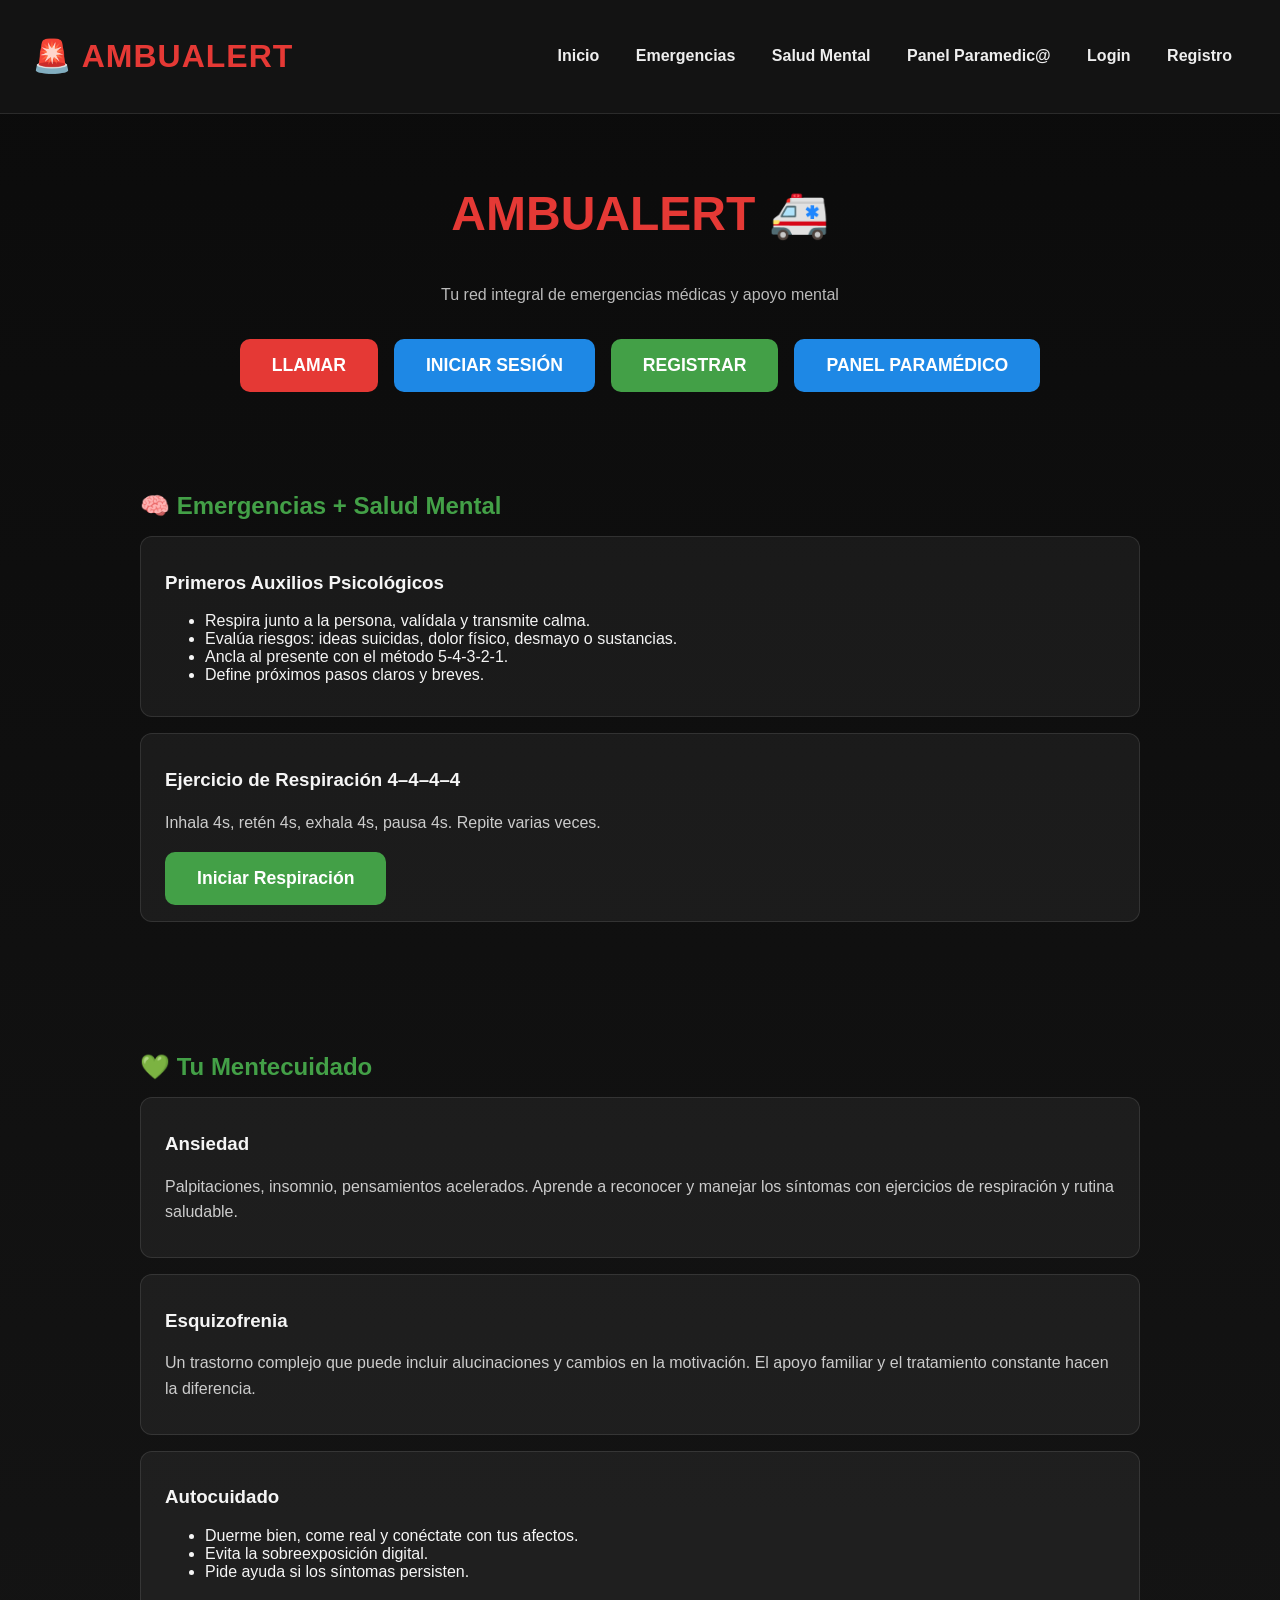
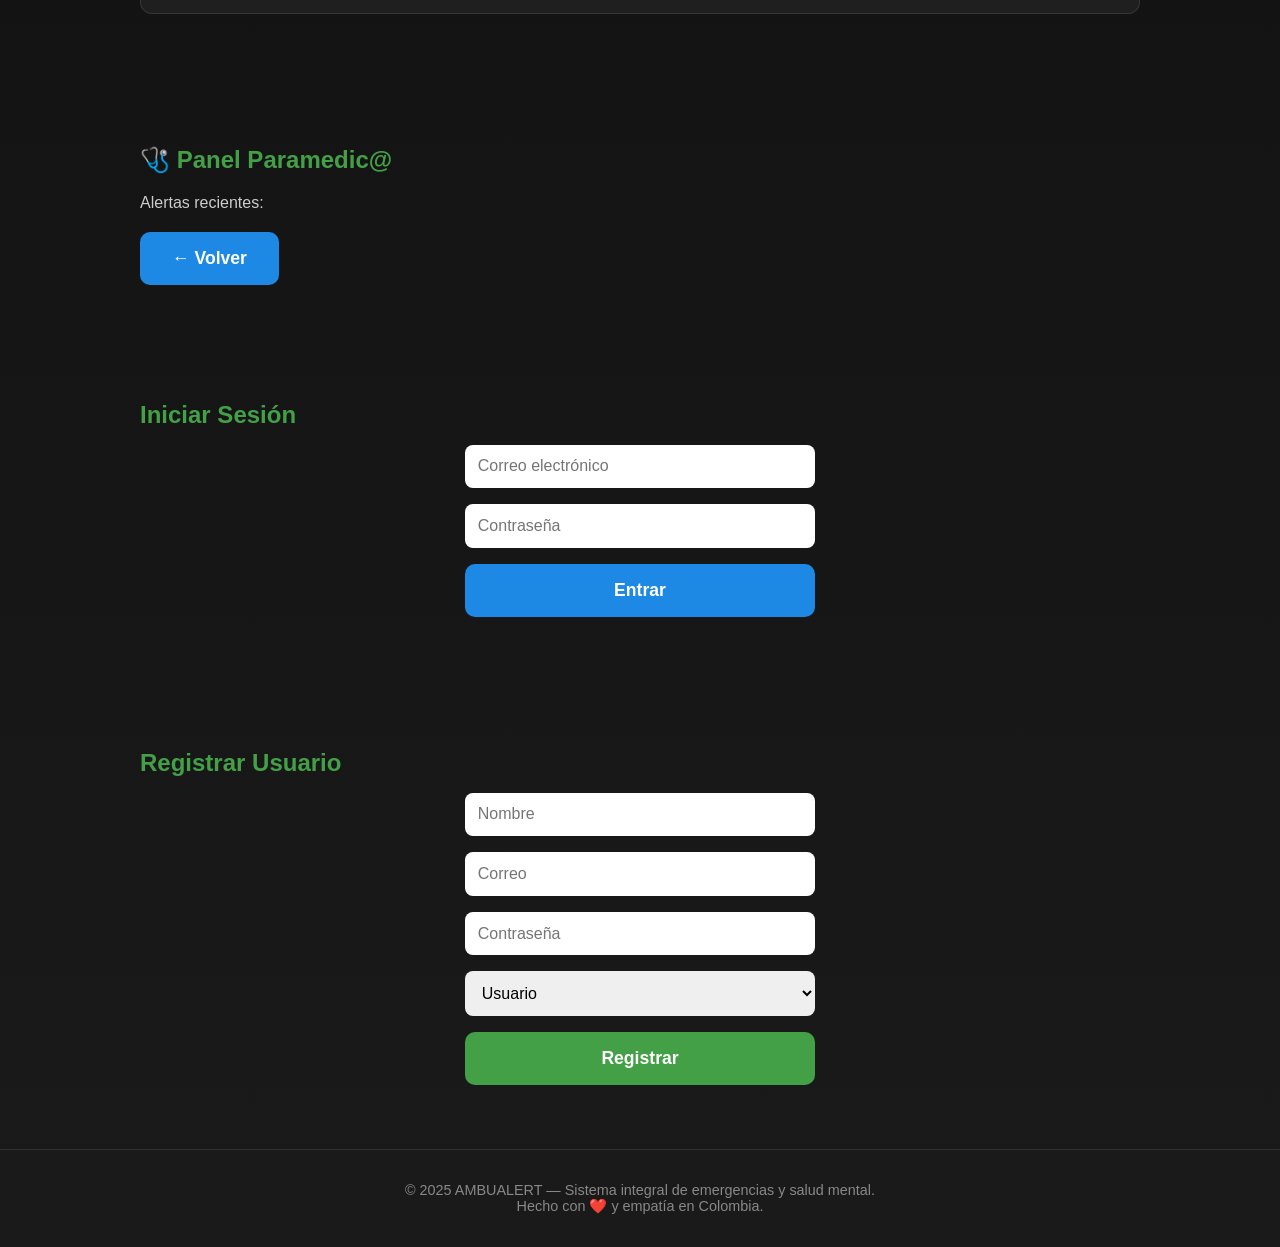
<file: index.html>
<!DOCTYPE html>
<html lang="es">
<head>
  <meta charset="UTF-8" />
  <meta name="viewport" content="width=device-width, initial-scale=1.0" />
  <title>AMBUALERT </title>
  <style>
    /* === ESTILO GLOBAL === */
    body {
      margin: 0;
      font-family: 'Inter', sans-serif;
      background: linear-gradient(to bottom, #0b0b0b, #1a1a1a);
      color: #f5f5f5;
      scroll-behavior: smooth;
    }
    header {
      background: rgba(20, 20, 20, 0.9);
      position: sticky;
      top: 0;
      z-index: 100;
      padding: 1rem 2rem;
      display: flex;
      justify-content: space-between;
      align-items: center;
      border-bottom: 1px solid rgba(255, 255, 255, 0.1);
    }
    header h1 {
      font-weight: 900;
      color: #e53935;
      letter-spacing: 1px;
    }
    nav a {
      color: #eee;
      text-decoration: none;
      margin: 0 1rem;
      font-weight: 600;
    }
    nav a:hover {
      color: #43a047;
    }

    .container {
      text-align: center;
      padding: 2rem 1rem;
    }

    /* === SECCIÓN INICIO === */
    .titulo {
      font-size: 3rem;
      color: #e53935;
    }
    .subtitulo {
      color: #bbb;
      margin-bottom: 2rem;
    }
    .botones {
      display: flex;
      flex-wrap: wrap;
      gap: 1rem;
      justify-content: center;
    }
    .btn {
      padding: 1rem 2rem;
      border: none;
      border-radius: 10px;
      font-size: 1.1rem;
      cursor: pointer;
      transition: 0.3s;
      font-weight: 600;
    }
    .btn:hover { transform: scale(1.05); }
    .rojo { background-color: #e53935; color: white; }
    .azul { background-color: #1e88e5; color: white; }
    .verde { background-color: #43a047; color: white; }

    /* === SECCIÓN SALUD MENTAL === */
    section {
      padding: 3rem 1rem;
      max-width: 1000px;
      margin: 0 auto;
    }
    h2 {
      color: #43a047;
      margin-bottom: 1rem;
    }
    p { color: #ccc; line-height: 1.6; }
    .card {
      background: rgba(255, 255, 255, 0.05);
      border: 1px solid rgba(255, 255, 255, 0.1);
      border-radius: 12px;
      padding: 1rem 1.5rem;
      margin-bottom: 1rem;
      text-align: left;
    }

    /* === PANEL PARAMÉDICO === */
    .historial {
      list-style: none;
      padding: 0;
      max-width: 500px;
      margin: 1rem auto;
      text-align: left;
      color: #ccc;
    }
    .historial li {
      background: #222;
      padding: 0.7rem;
      margin-bottom: 0.5rem;
      border-radius: 8px;
    }

    /* === FORMULARIOS === */
    .formulario {
      display: flex;
      flex-direction: column;
      gap: 1rem;
      max-width: 350px;
      margin: 1rem auto;
    }
    .formulario input, select {
      padding: 0.8rem;
      border-radius: 8px;
      border: none;
      font-size: 1rem;
    }

    footer {
      text-align: center;
      color: #888;
      padding: 2rem;
      border-top: 1px solid rgba(255, 255, 255, 0.1);
      font-size: 0.9rem;
    }

    /* === ANIMACIONES === */
    .fade { animation: fadeIn 0.8s ease; }
    @keyframes fadeIn {
      from { opacity: 0; transform: translateY(20px); }
      to { opacity: 1; transform: translateY(0); }
    }
  </style>
</head>
<body>

  <header>
    <h1>🚨 AMBUALERT </h1>
    <nav>
      <a href="#inicio">Inicio</a>
      <a href="#emergencias">Emergencias</a>
      <a href="#salud-mental">Salud Mental</a>
      <a href="#paramedico">Panel Paramedic@</a>
      <a href="#login">Login</a>
      <a href="#registro">Registro</a>
    </nav>
  </header>

  <!-- === INICIO === -->
  <section id="inicio" class="container fade">
    <h1 class="titulo">AMBUALERT 🚑</h1>
    <p class="subtitulo">Tu red integral de emergencias médicas y apoyo mental</p>
    <div class="botones">
      <button class="btn rojo" onclick="lanzarEmergencia()">LLAMAR</button>
      <button class="btn azul" onclick="scrollToSection('login')">INICIAR SESIÓN</button>
      <button class="btn verde" onclick="scrollToSection('registro')">REGISTRAR</button>
      <button class="btn azul" onclick="scrollToSection('paramedico')">PANEL PARAMÉDICO</button>
    </div>
  </section>

  <!-- === EMERGENCIAS + SALUD MENTAL === -->
  <section id="emergencias" class="fade">
    <h2>🧠 Emergencias + Salud Mental</h2>
    <div class="card">
      <h3>Primeros Auxilios Psicológicos</h3>
      <ul>
        <li>Respira junto a la persona, valídala y transmite calma.</li>
        <li>Evalúa riesgos: ideas suicidas, dolor físico, desmayo o sustancias.</li>
        <li>Ancla al presente con el método 5-4-3-2-1.</li>
        <li>Define próximos pasos claros y breves.</li>
      </ul>
    </div>
    <div class="card">
      <h3>Ejercicio de Respiración 4–4–4–4</h3>
      <p>Inhala 4s, retén 4s, exhala 4s, pausa 4s. Repite varias veces.</p>
      <button class="btn verde" onclick="respirar()">Iniciar Respiración</button>
    </div>
  </section>

  <!-- === SECCIÓN “TU MENTECUIDADO” === -->
  <section id="salud-mental" class="fade">
    <h2>💚 Tu Mentecuidado</h2>
    <div class="card">
      <h3>Ansiedad</h3>
      <p>Palpitaciones, insomnio, pensamientos acelerados. Aprende a reconocer y manejar los síntomas con ejercicios de respiración y rutina saludable.</p>
    </div>
    <div class="card">
      <h3>Esquizofrenia</h3>
      <p>Un trastorno complejo que puede incluir alucinaciones y cambios en la motivación. El apoyo familiar y el tratamiento constante hacen la diferencia.</p>
    </div>
    <div class="card">
      <h3>Autocuidado</h3>
      <ul>
        <li>Duerme bien, come real y conéctate con tus afectos.</li>
        <li>Evita la sobreexposición digital.</li>
        <li>Pide ayuda si los síntomas persisten.</li>
      </ul>
    </div>
  </section>

  <!-- === PANEL PARAMÉDICO === -->
  <section id="paramedico" class="fade">
    <h2>🩺 Panel Paramedic@</h2>
    <p>Alertas recientes:</p>
    <ul id="lista-alertas" class="historial"></ul>
    <button class="btn azul" onclick="volverInicio()">← Volver</button>
  </section>

  <!-- === LOGIN === -->
  <section id="login" class="fade">
    <h2>Iniciar Sesión</h2>
    <form class="formulario" onsubmit="login(event)">
      <input type="email" id="email" placeholder="Correo electrónico" required>
      <input type="password" id="password" placeholder="Contraseña" required>
      <button class="btn azul" type="submit">Entrar</button>
    </form>
  </section>

  <!-- === REGISTRO === -->
  <section id="registro" class="fade">
    <h2>Registrar Usuario</h2>
    <form class="formulario" onsubmit="registrar(event)">
      <input type="text" id="nombre" placeholder="Nombre" required>
      <input type="email" id="correo" placeholder="Correo" required>
      <input type="password" id="clave" placeholder="Contraseña" required>
      <select id="rol">
        <option value="usuario">Usuario</option>
        <option value="paramedico">Paramédico</option>
        <option value="admin">Administrador</option>
      </select>
      <button class="btn verde" type="submit">Registrar</button>
    </form>
  </section>

  <footer>
    © 2025 AMBUALERT  — Sistema integral de emergencias y salud mental.  
    <br>Hecho con ❤️ y empatía en Colombia.
  </footer>

  <script>
    // === FUNCIONES PRINCIPALES ===
    function scrollToSection(id) {
      document.getElementById(id).scrollIntoView({ behavior: "smooth" });
    }

    function lanzarEmergencia() {
      alert("🚨 Emergencia enviada. Contactando a servicios locales...");
      const ahora = new Date().toLocaleString();
      const historial = JSON.parse(localStorage.getItem('historialAmbualert')) || [];
      historial.push(`Emergencia registrada: ${ahora}`);
      localStorage.setItem('historialAmbualert', JSON.stringify(historial));
      mostrarAlertas();
    }

    function mostrarAlertas() {
      const historial = JSON.parse(localStorage.getItem('historialAmbualert')) || [];
      const lista = document.getElementById('lista-alertas');
      lista.innerHTML = '';
      historial.slice().reverse().forEach(item => {
        const li = document.createElement('li');
        li.textContent = item;
        lista.appendChild(li);
      });
    }
    function volverInicio() {
      scrollToSection('inicio');
    }

    function respirar() {
      alert("🌬 Inhala 4s… retén 4s… exhala 4s… pausa 4s… repite calmadamente.");
    }

    function login(e) {
      e.preventDefault();
      const email = document.getElementById('email').value;
      const pass = document.getElementById('password').value;
      alert(`Bienvenido ${email}, acceso concedido ✅`);
    }

    function registrar(e) {
      e.preventDefault();
      const nombre = document.getElementById('nombre').value;
      const correo = document.getElementById('correo').value;
      const rol = document.getElementById('rol').value;
      alert(`Usuario ${nombre} registrado como ${rol}. ✅`);
    }

    // Mostrar alertas al cargar
    mostrarAlertas();
  </script>
</body>
</html>
</file>
